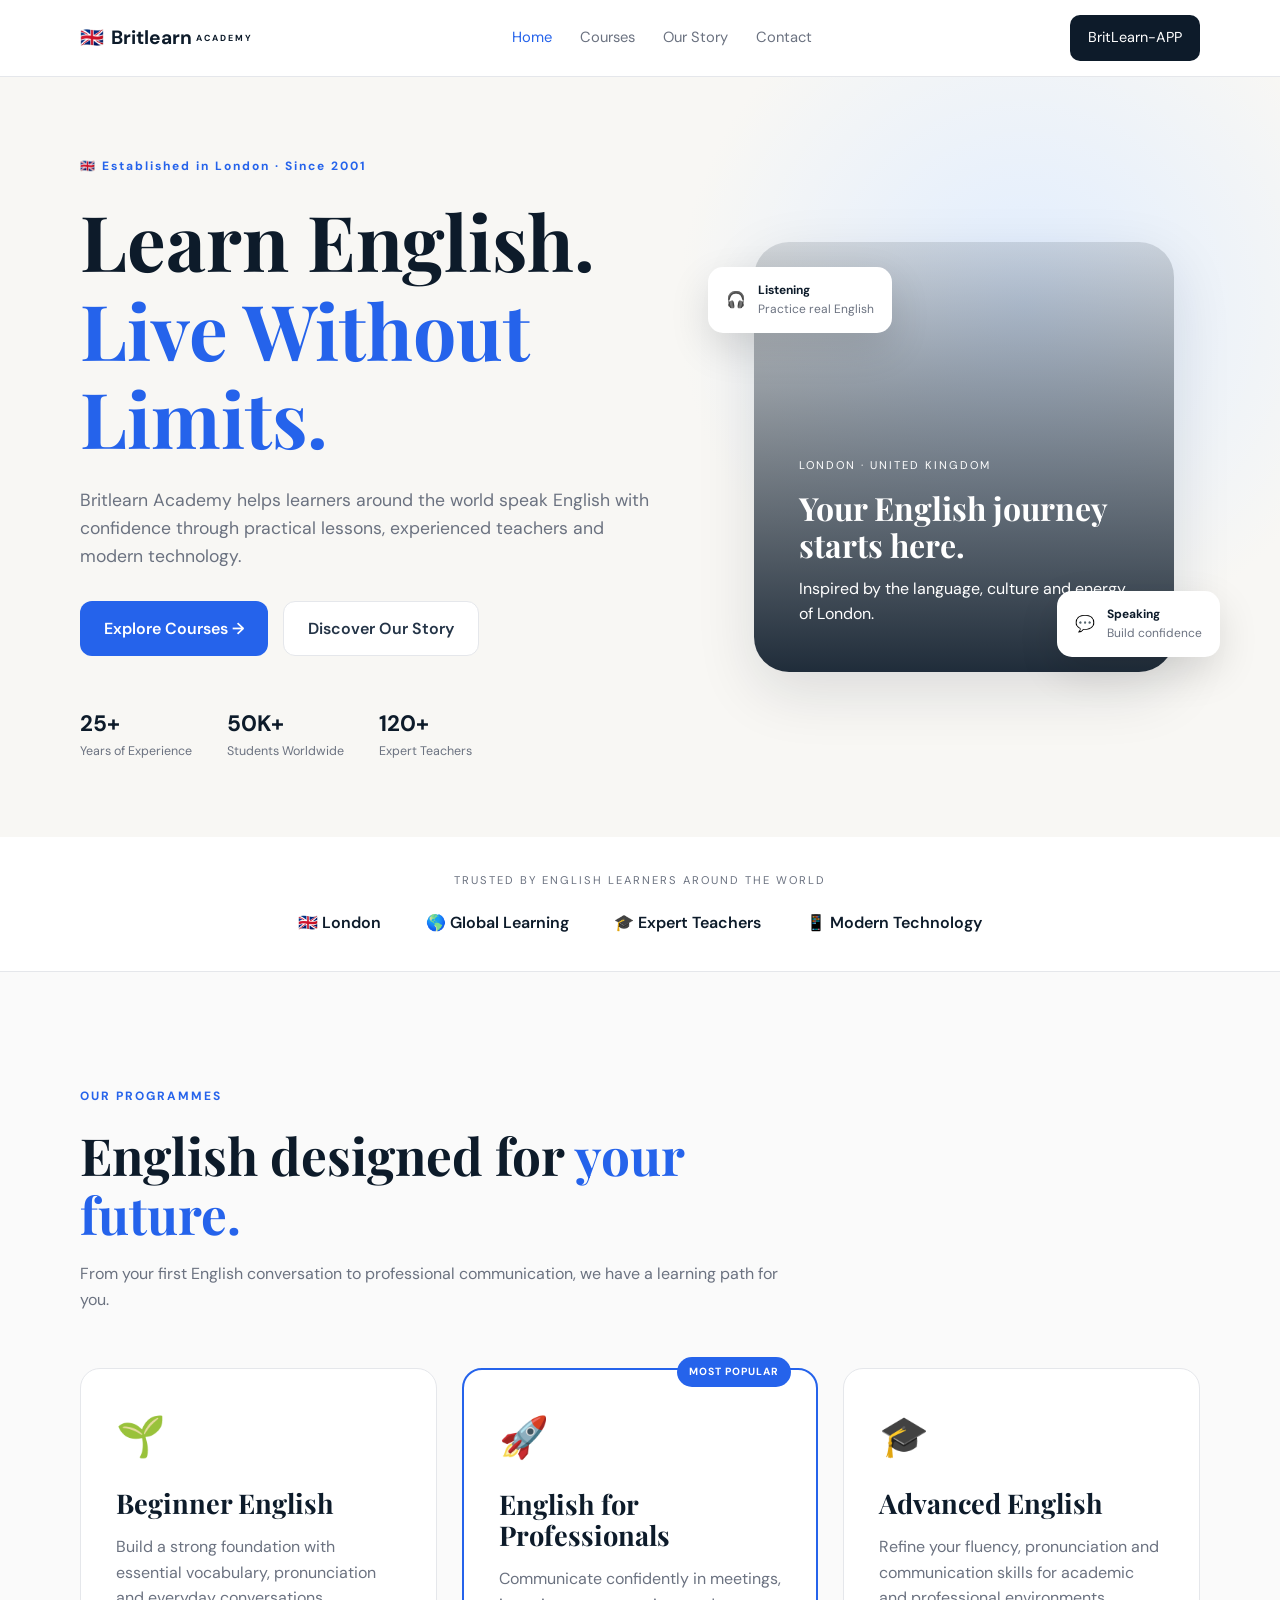
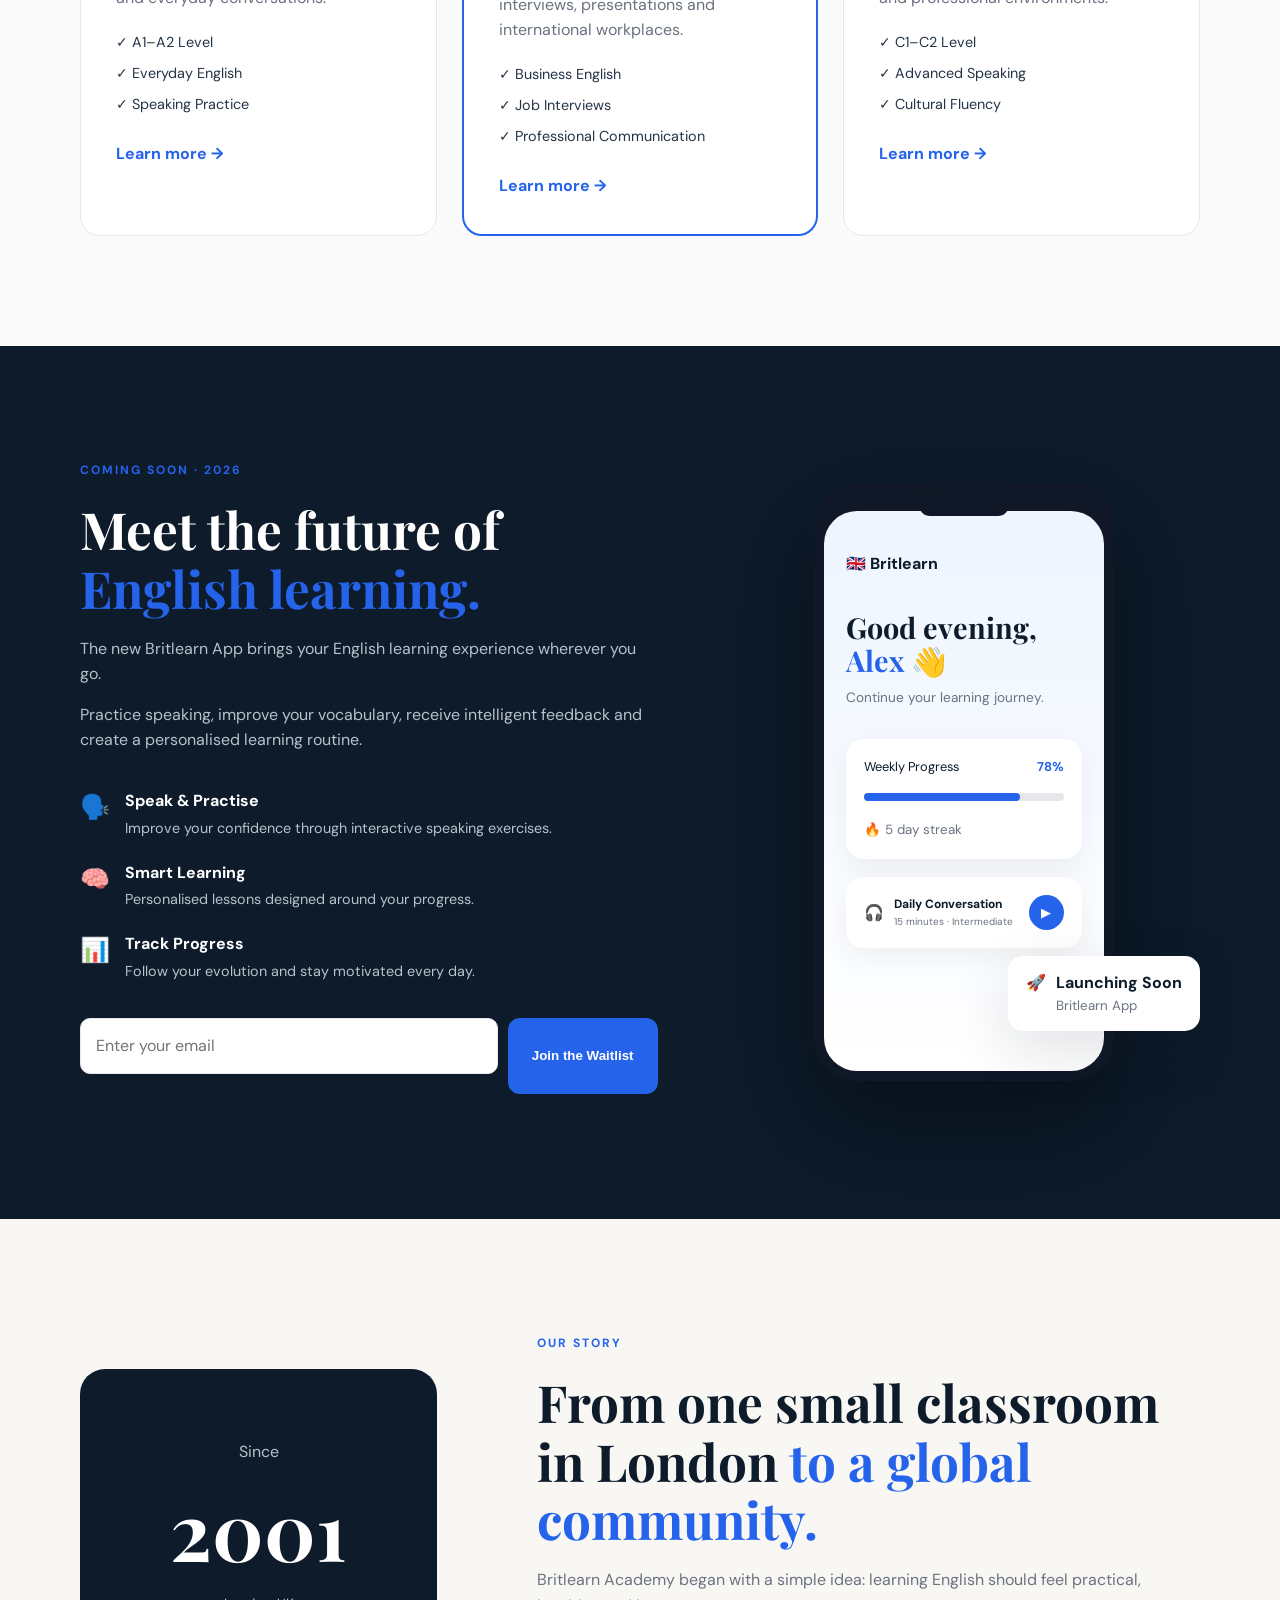
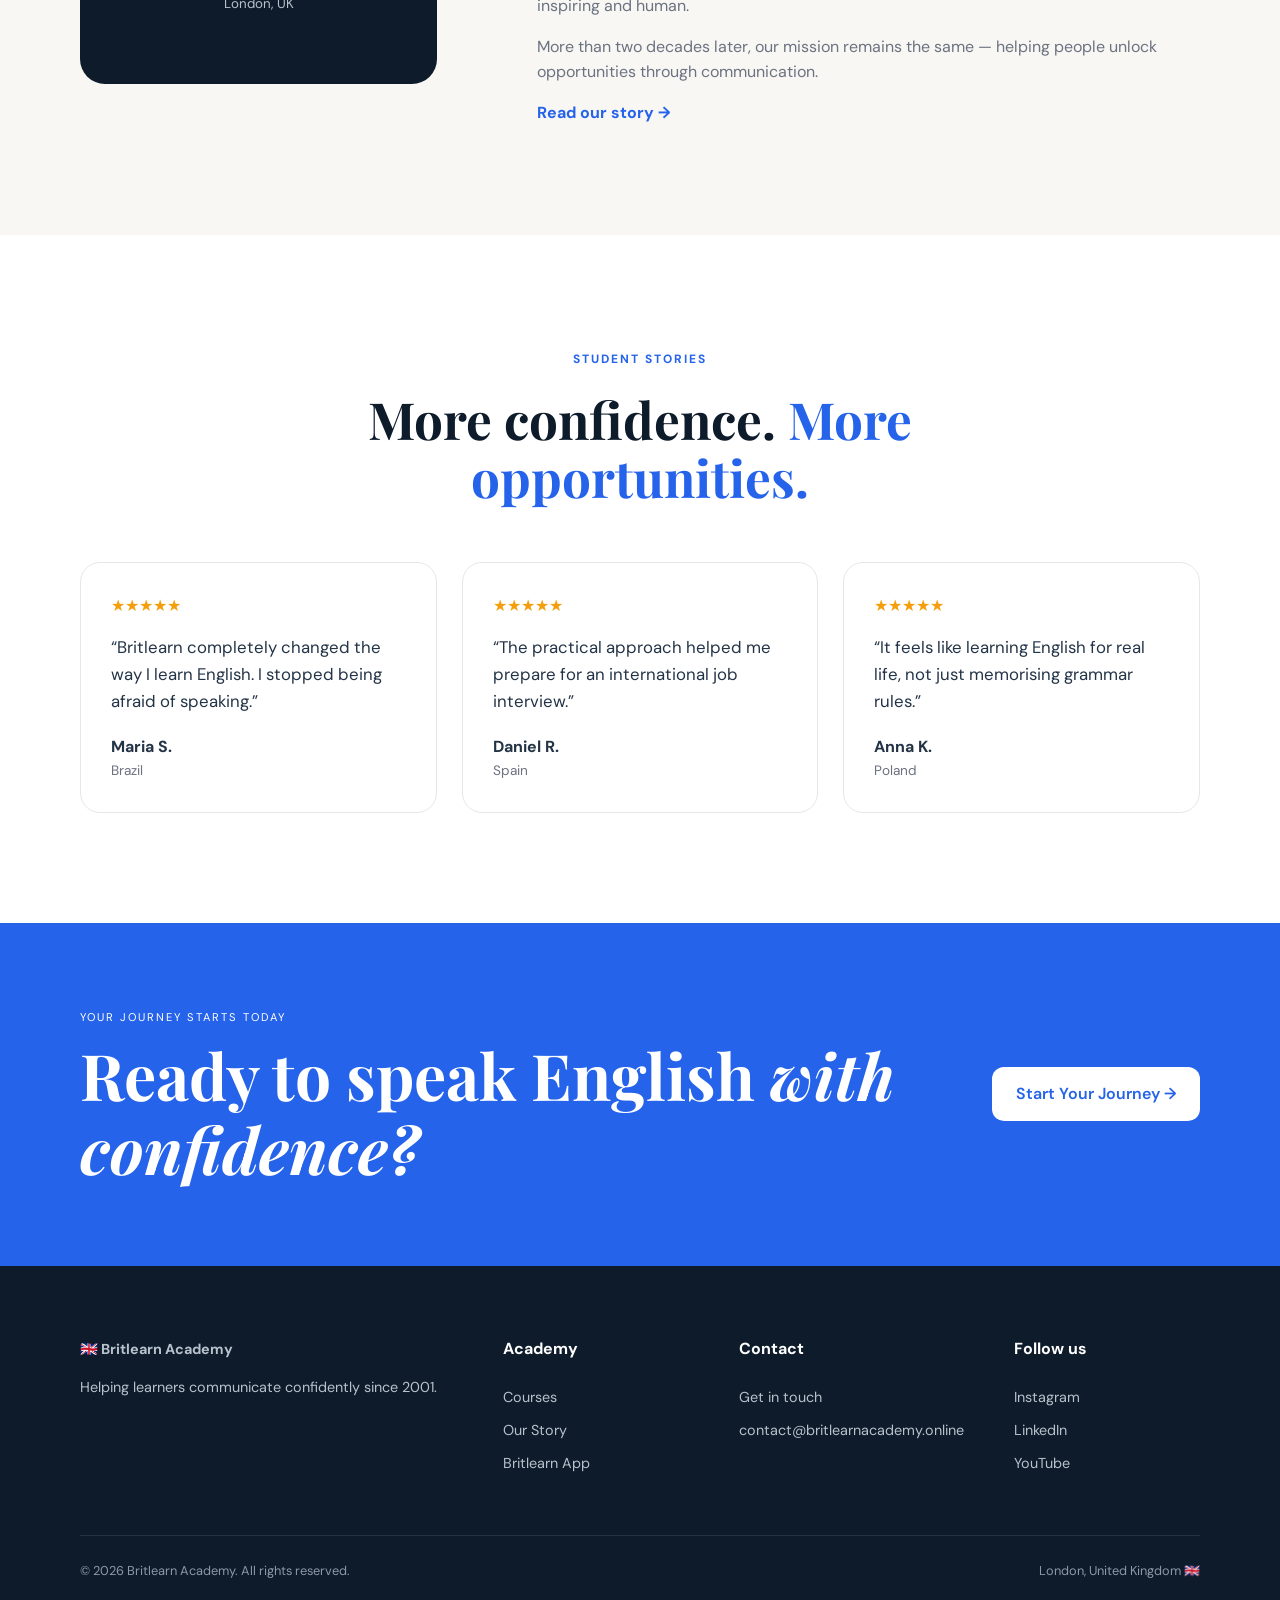
<file: web-britlearnacademy/Web-Site/index.html>
<!DOCTYPE html>
<html lang="en">
<head>
<meta charset="UTF-8">
<meta name="viewport" content="width=device-width, initial-scale=1.0">
<title>Britlearn Academy | Learn English. Build Your Future.</title>
<meta name="description" content="Britlearn Academy is a London-inspired English school helping students communicate confidently since 2001.">
<link rel="preconnect" href="https://fonts.googleapis.com">
<link rel="preconnect" href="https://fonts.gstatic.com" crossorigin>
<link href="https://fonts.googleapis.com/css2?family=DM+Sans:wght@400;500;600;700&family=Playfair+Display:wght@600;700&display=swap" rel="stylesheet">
<link rel="stylesheet" href="style.css">
</head>
<body>
<header class="navbar"><div class="container nav-container">
<a href="index.html" class="logo"><span>🇬🇧</span><span>Britlearn</span><small>ACADEMY</small></a>
<nav class="nav-links" id="navLinks"><a href="index.html" class="active">Home</a><a href="#courses">Courses</a><a href="story.html">Our Story</a><a href="contact.html">Contact</a></nav>
<a href="/app" class="nav-button" target="_blank">BritLearn-APP</a><button class="menu-toggle" id="menuToggle">☰</button>
 
</div></header>

<section class="hero"><div class="container hero-grid">
<div class="hero-content">
<div class="hero-badge">🇬🇧 Established in London · Since 2001</div>
<h1>Learn English.<span> Live Without Limits.</span></h1>
<p>Britlearn Academy helps learners around the world speak English with confidence through practical lessons, experienced teachers and modern technology.</p>
<div class="hero-buttons"><a href="#courses" class="btn btn-primary">Explore Courses →</a><a href="story.html" class="btn btn-outline">Discover Our Story</a></div>
<div class="hero-stats"><div><strong>25+</strong><span>Years of Experience</span></div><div><strong>50K+</strong><span>Students Worldwide</span></div><div><strong>120+</strong><span>Expert Teachers</span></div></div>
</div>
<div class="hero-visual"><div class="london-card"><span class="london-label">LONDON · UNITED KINGDOM</span><h3>Your English journey starts here.</h3><p>Inspired by the language, culture and energy of London.</p></div><div class="floating-card card-one">🎧 <span><strong>Listening</strong>Practice real English</span></div><div class="floating-card card-two">💬 <span><strong>Speaking</strong>Build confidence</span></div></div>
</div></section>

<section class="trust-section"><div class="container trust-content"><p>TRUSTED BY ENGLISH LEARNERS AROUND THE WORLD</p><div class="trust-items"><span>🇬🇧 London</span><span>🌎 Global Learning</span><span>🎓 Expert Teachers</span><span>📱 Modern Technology</span></div></div></section>

<section class="courses section" id="courses"><div class="container">
<div class="section-heading"><span class="eyebrow">OUR PROGRAMMES</span><h2>English designed for <span>your future.</span></h2><p>From your first English conversation to professional communication, we have a learning path for you.</p></div>
<div class="course-grid">
<article class="course-card"><div class="course-icon">🌱</div><h3>Beginner English</h3><p>Build a strong foundation with essential vocabulary, pronunciation and everyday conversations.</p><ul><li>✓ A1–A2 Level</li><li>✓ Everyday English</li><li>✓ Speaking Practice</li></ul><a href="contact.html">Learn more →</a></article>
<article class="course-card featured"><div class="popular-badge">MOST POPULAR</div><div class="course-icon">🚀</div><h3>English for Professionals</h3><p>Communicate confidently in meetings, interviews, presentations and international workplaces.</p><ul><li>✓ Business English</li><li>✓ Job Interviews</li><li>✓ Professional Communication</li></ul><a href="contact.html">Learn more →</a></article>
<article class="course-card"><div class="course-icon">🎓</div><h3>Advanced English</h3><p>Refine your fluency, pronunciation and communication skills for academic and professional environments.</p><ul><li>✓ C1–C2 Level</li><li>✓ Advanced Speaking</li><li>✓ Cultural Fluency</li></ul><a href="contact.html">Learn more →</a></article>
</div></div></section>

<section class="app-section section" id="app"><div class="container app-grid">
<div class="app-content"><span class="eyebrow">COMING SOON · 2026</span><h2>Meet the future of <span>English learning.</span></h2><p>The new Britlearn App brings your English learning experience wherever you go.</p><p>Practice speaking, improve your vocabulary, receive intelligent feedback and create a personalised learning routine.</p>
<div class="app-features"><div><span>🗣️</span><div><h4>Speak & Practise</h4><p>Improve your confidence through interactive speaking exercises.</p></div></div><div><span>🧠</span><div><h4>Smart Learning</h4><p>Personalised lessons designed around your progress.</p></div></div><div><span>📊</span><div><h4>Track Progress</h4><p>Follow your evolution and stay motivated every day.</p></div></div></div>
<form class="launch-form" id="launchForm"><input type="email" id="launchEmail" placeholder="Enter your email" required><button type="submit" class="btn btn-primary">Join the Waitlist</button></form><p class="form-message" id="launchMessage"></p>
</div>
<div class="phone-wrapper"><div class="phone"><div class="phone-top"></div><div class="phone-screen"><div class="app-logo">🇬🇧 <span>Britlearn</span></div><h3>Good evening,<br><span>Alex 👋</span></h3><p>Continue your learning journey.</p><div class="progress-card"><div class="progress-header"><span>Weekly Progress</span><strong>78%</strong></div><div class="progress-bar"><div></div></div><small>🔥 5 day streak</small></div><div class="lesson-card"><span class="lesson-icon">🎧</span><div><strong>Daily Conversation</strong><small>15 minutes · Intermediate</small></div><button>▶</button></div></div></div><div class="launch-badge"><span>🚀</span><div><strong>Launching Soon</strong><small>Britlearn App</small></div></div></div>
</div></section>

<section class="story-preview section"><div class="container story-grid"><div class="story-year"><span>Since</span><strong>2001</strong><small>London, UK</small></div><div class="story-content"><span class="eyebrow">OUR STORY</span><h2>From one small classroom in London <span>to a global community.</span></h2><p>Britlearn Academy began with a simple idea: learning English should feel practical, inspiring and human.</p><p>More than two decades later, our mission remains the same — helping people unlock opportunities through communication.</p><a href="story.html" class="text-link">Read our story →</a></div></div></section>

<section class="testimonials section"><div class="container"><div class="section-heading center"><span class="eyebrow">STUDENT STORIES</span><h2>More confidence. <span>More opportunities.</span></h2></div><div class="testimonial-grid"><article><div class="stars">★★★★★</div><p>“Britlearn completely changed the way I learn English. I stopped being afraid of speaking.”</p><strong>Maria S.</strong><span>Brazil</span></article><article><div class="stars">★★★★★</div><p>“The practical approach helped me prepare for an international job interview.”</p><strong>Daniel R.</strong><span>Spain</span></article><article><div class="stars">★★★★★</div><p>“It feels like learning English for real life, not just memorising grammar rules.”</p><strong>Anna K.</strong><span>Poland</span></article></div></div></section>

<section class="cta-section"><div class="container"><div><span>YOUR JOURNEY STARTS TODAY</span><h2>Ready to speak English <em>with confidence?</em></h2></div><a href="contact.html" class="btn btn-light">Start Your Journey →</a></div></section>
<footer><div class="container footer-grid"><div><a href="index.html" class="footer-logo">🇬🇧 Britlearn Academy</a><p>Helping learners communicate confidently since 2001.</p></div><div><h4>Academy</h4><a href="#courses">Courses</a><a href="story.html">Our Story</a><a href="#app">Britlearn App</a></div><div><h4>Contact</h4><a href="contact.html">Get in touch</a><a href="mailto:contact@britlearnacademy.online">contact@britlearnacademy.online</a></div><div><h4>Follow us</h4><div class="socials"><a href="#">Instagram</a><a href="#">LinkedIn</a><a href="#">YouTube</a></div></div></div><div class="container footer-bottom"><span>© <span id="year"></span> Britlearn Academy. All rights reserved.</span><span>London, United Kingdom 🇬🇧</span></div></footer>
<script src="script.js"></script>
</body></html>
</file>
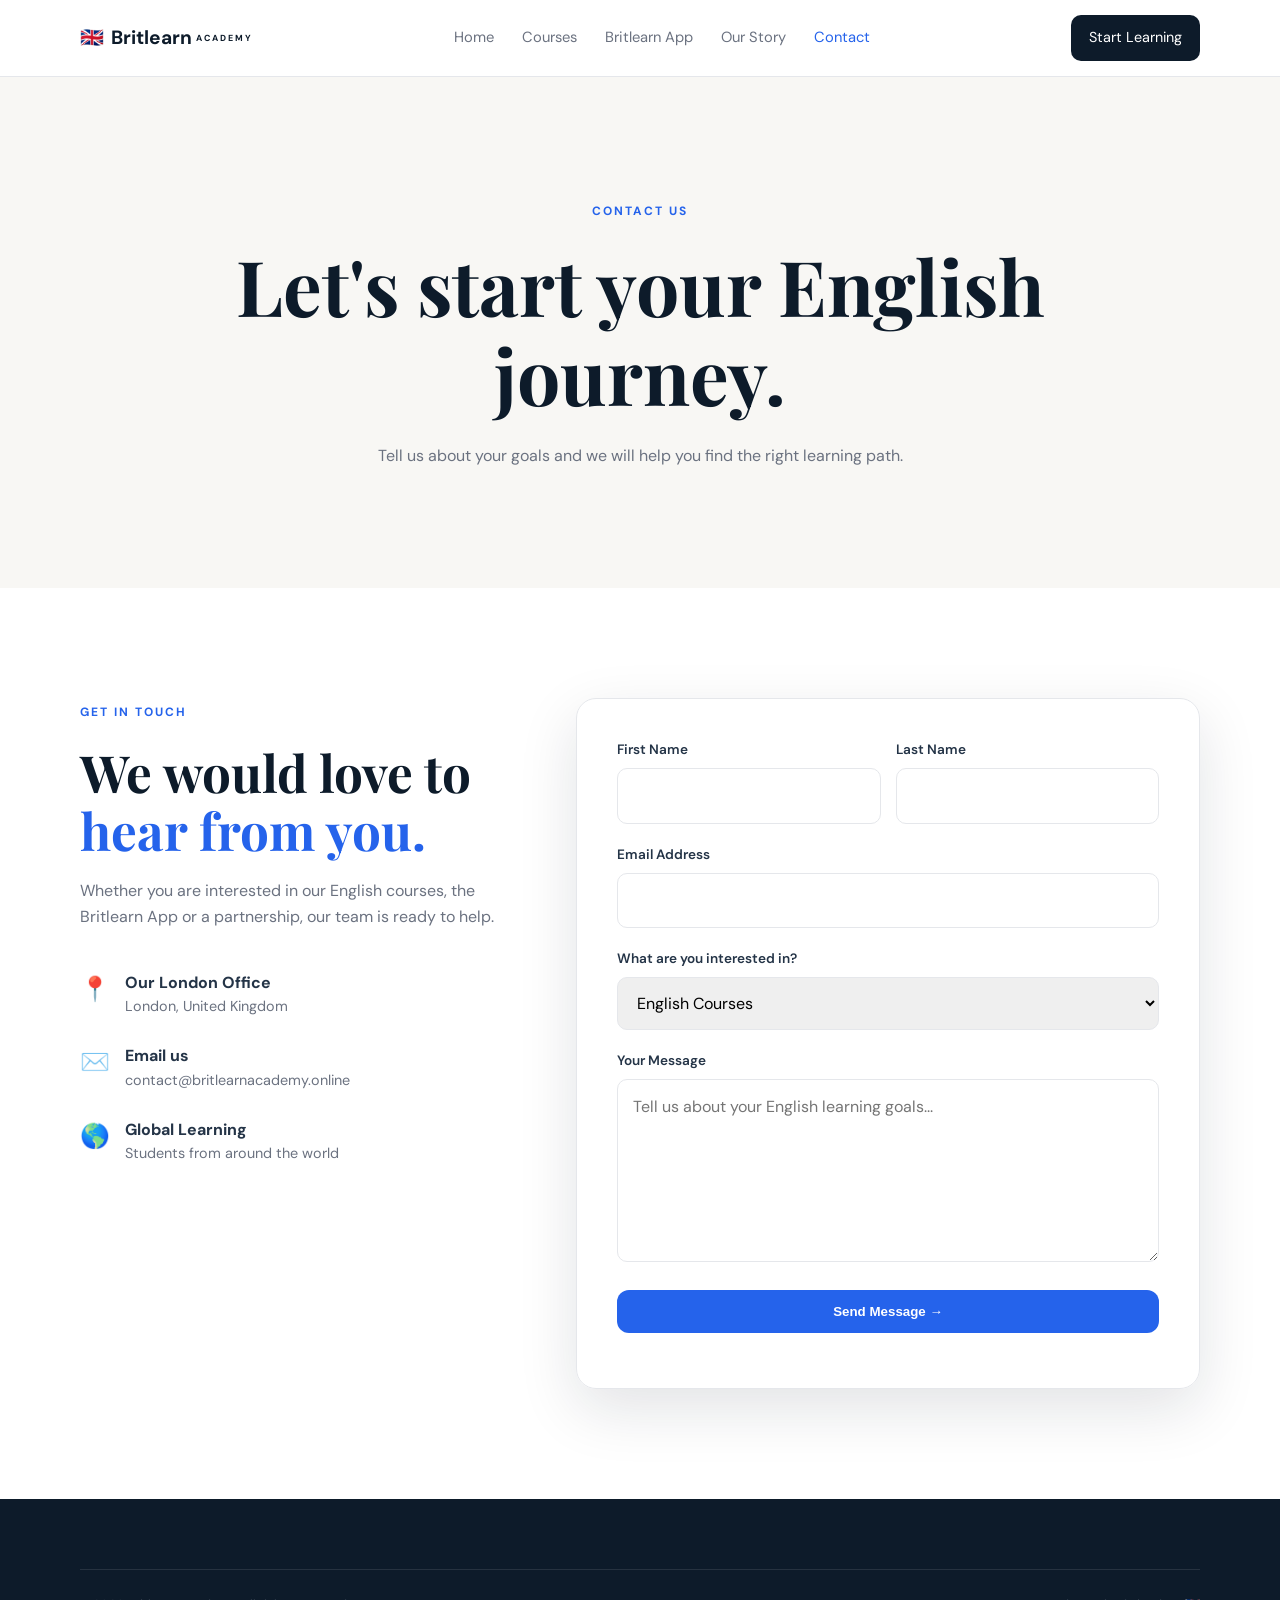
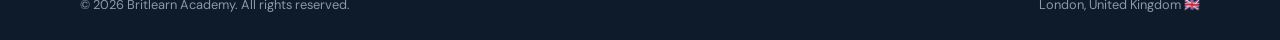
<file: web-britlearnacademy/Web-Site/contact.html>
<!DOCTYPE html><html lang="en"><head><meta charset="UTF-8"><meta name="viewport" content="width=device-width, initial-scale=1.0"><title>Contact | Britlearn Academy</title><link rel="preconnect" href="https://fonts.googleapis.com"><link rel="preconnect" href="https://fonts.gstatic.com" crossorigin><link href="https://fonts.googleapis.com/css2?family=DM+Sans:wght@400;500;600;700&family=Playfair+Display:wght@600;700&display=swap" rel="stylesheet"><link rel="stylesheet" href="style.css"></head><body>
<header class="navbar"><div class="container nav-container"><a href="index.html" class="logo"><span>🇬🇧</span><span>Britlearn</span><small>ACADEMY</small></a><nav class="nav-links" id="navLinks"><a href="index.html">Home</a><a href="index.html#courses">Courses</a><a href="index.html#app">Britlearn App</a><a href="story.html">Our Story</a><a href="contact.html" class="active">Contact</a></nav><a href="contact.html" class="nav-button">Start Learning</a><button class="menu-toggle" id="menuToggle">☰</button></div></header>
<section class="page-hero contact-hero"><div class="container"><span class="eyebrow">CONTACT US</span><h1>Let's start your <span>English journey.</span></h1><p>Tell us about your goals and we will help you find the right learning path.</p></div></section>
<section class="contact-section section"><div class="container contact-grid"><div class="contact-info"><span class="eyebrow">GET IN TOUCH</span><h2>We would love to <span>hear from you.</span></h2><p>Whether you are interested in our English courses, the Britlearn App or a partnership, our team is ready to help.</p><div class="contact-item"><span>📍</span><div><strong>Our London Office</strong><p>London, United Kingdom</p></div></div><div class="contact-item"><span>✉️</span><div><strong>Email us</strong><p>contact@britlearnacademy.online</p></div></div><div class="contact-item"><span>🌎</span><div><strong>Global Learning</strong><p>Students from around the world</p></div></div></div>
<form class="contact-form" id="contactForm"><div class="form-row"><div><label for="firstName">First Name</label><input type="text" id="firstName" required></div><div><label for="lastName">Last Name</label><input type="text" id="lastName" required></div></div><label for="email">Email Address</label><input type="email" id="email" required><label for="interest">What are you interested in?</label><select id="interest"><option>English Courses</option><option>Britlearn App</option><option>Business English</option><option>Partnership</option><option>Other</option></select><label for="message">Your Message</label><textarea id="message" rows="6" placeholder="Tell us about your English learning goals..." required></textarea><button type="submit" class="btn btn-primary full-width">Send Message →</button><p class="form-message" id="contactMessage"></p></form></div></section>
<footer><div class="container footer-bottom"><span>© <span id="year"></span> Britlearn Academy. All rights reserved.</span><span>London, United Kingdom 🇬🇧</span></div></footer><script src="script.js"></script></body></html>
</file>
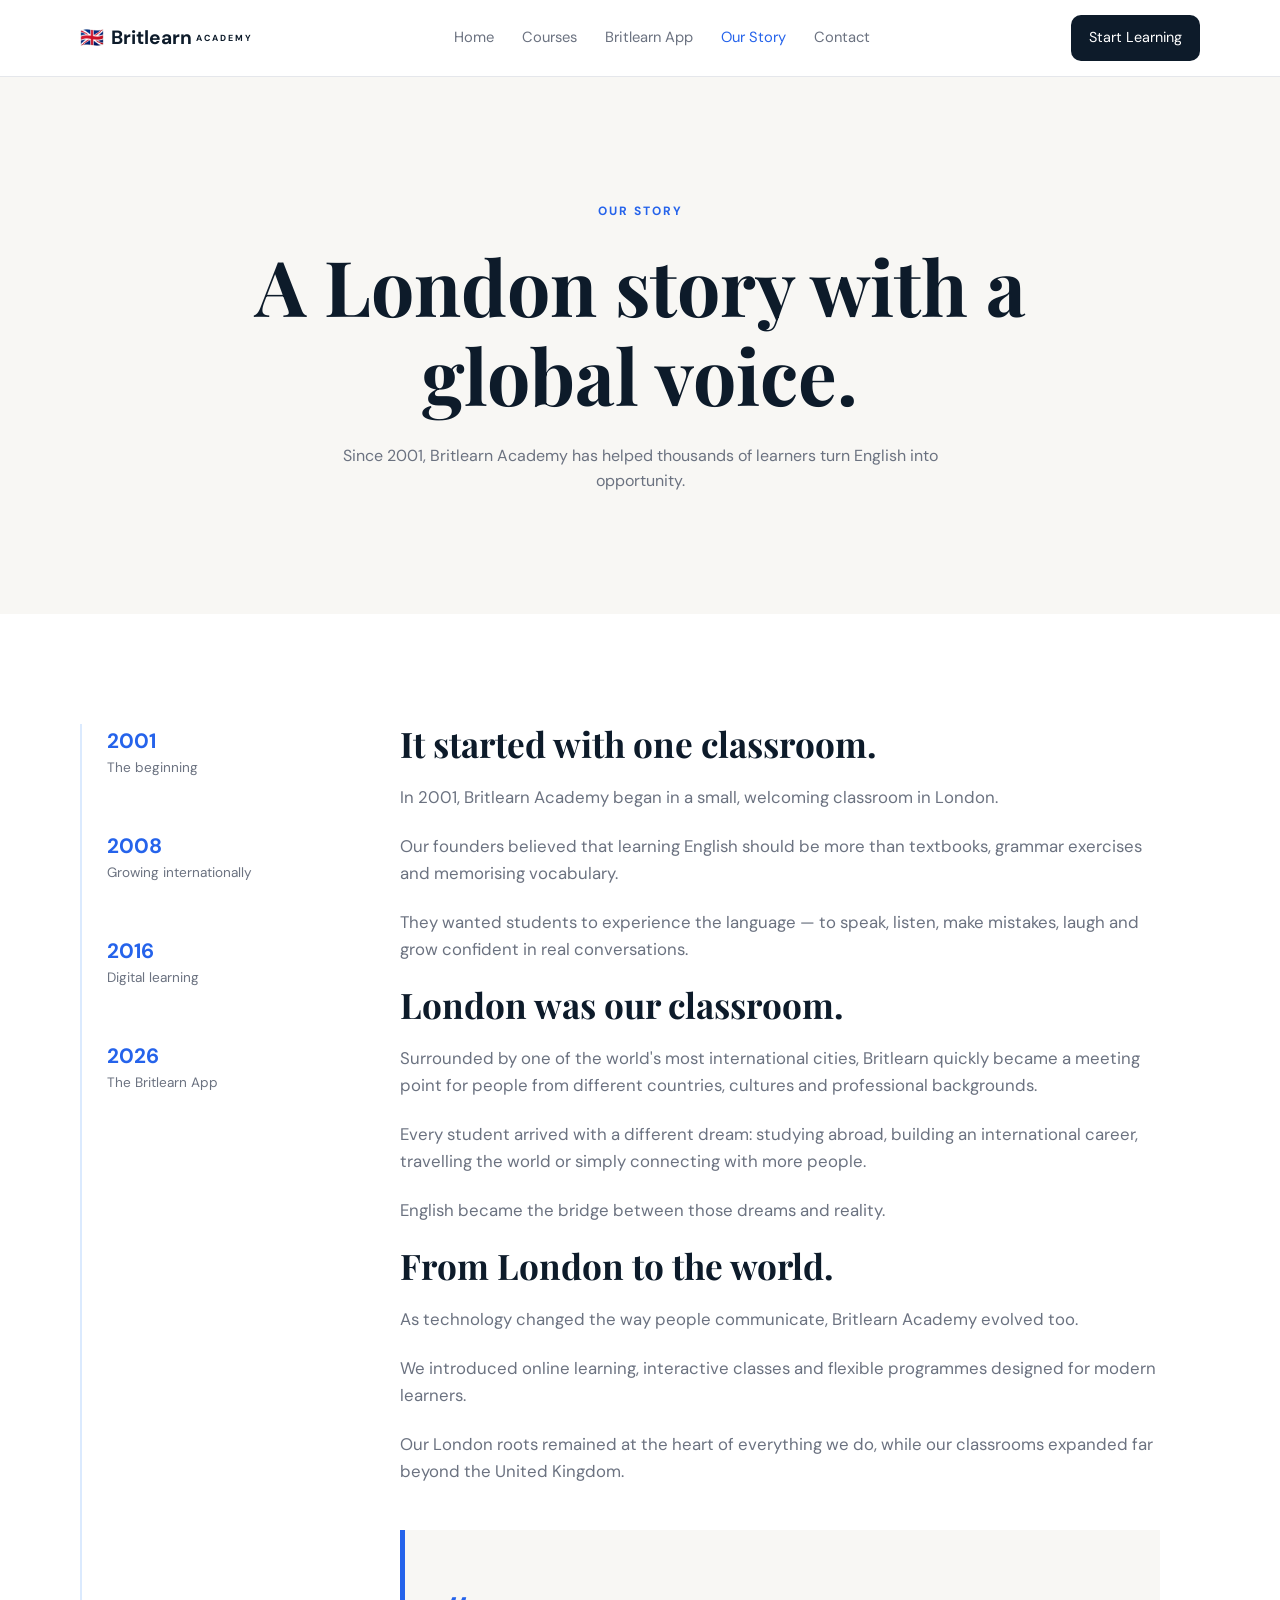
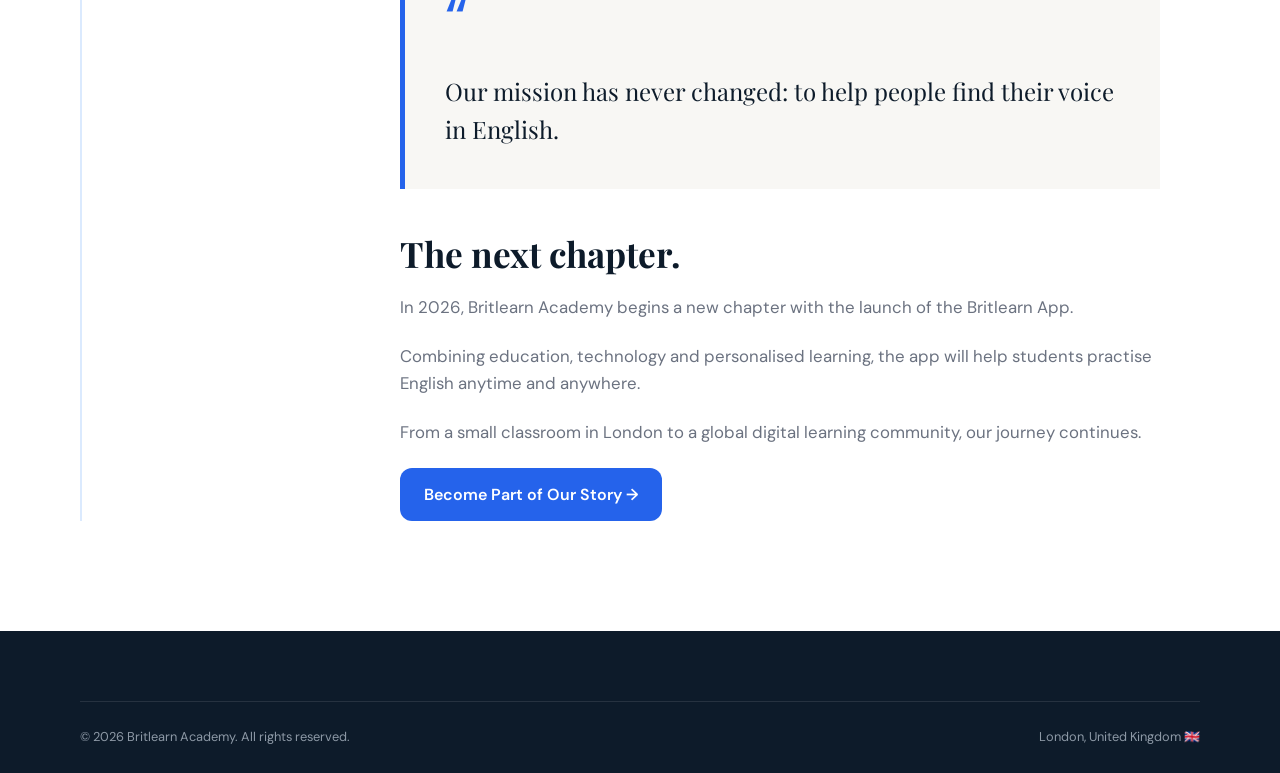
<file: web-britlearnacademy/Web-Site/story.html>
<!DOCTYPE html><html lang="en"><head><meta charset="UTF-8"><meta name="viewport" content="width=device-width, initial-scale=1.0"><title>Our Story | Britlearn Academy</title><link rel="preconnect" href="https://fonts.googleapis.com"><link rel="preconnect" href="https://fonts.gstatic.com" crossorigin><link href="https://fonts.googleapis.com/css2?family=DM+Sans:wght@400;500;600;700&family=Playfair+Display:wght@600;700&display=swap" rel="stylesheet"><link rel="stylesheet" href="style.css"></head><body>
<header class="navbar"><div class="container nav-container"><a href="index.html" class="logo"><span>🇬🇧</span><span>Britlearn</span><small>ACADEMY</small></a><nav class="nav-links" id="navLinks"><a href="index.html">Home</a><a href="index.html#courses">Courses</a><a href="index.html#app">Britlearn App</a><a href="story.html" class="active">Our Story</a><a href="contact.html">Contact</a></nav><a href="contact.html" class="nav-button">Start Learning</a><button class="menu-toggle" id="menuToggle">☰</button></div></header>
<section class="page-hero"><div class="container"><span class="eyebrow">OUR STORY</span><h1>A London story with <span>a global voice.</span></h1><p>Since 2001, Britlearn Academy has helped thousands of learners turn English into opportunity.</p></div></section>
<section class="story-page section"><div class="container story-page-grid"><aside class="timeline"><div><strong>2001</strong><span>The beginning</span></div><div><strong>2008</strong><span>Growing internationally</span></div><div><strong>2016</strong><span>Digital learning</span></div><div><strong>2026</strong><span>The Britlearn App</span></div></aside>
<div class="story-long-content"><h2>It started with one classroom.</h2><p>In 2001, Britlearn Academy began in a small, welcoming classroom in London.</p><p>Our founders believed that learning English should be more than textbooks, grammar exercises and memorising vocabulary.</p><p>They wanted students to experience the language — to speak, listen, make mistakes, laugh and grow confident in real conversations.</p><h2>London was our classroom.</h2><p>Surrounded by one of the world's most international cities, Britlearn quickly became a meeting point for people from different countries, cultures and professional backgrounds.</p><p>Every student arrived with a different dream: studying abroad, building an international career, travelling the world or simply connecting with more people.</p><p>English became the bridge between those dreams and reality.</p><h2>From London to the world.</h2><p>As technology changed the way people communicate, Britlearn Academy evolved too.</p><p>We introduced online learning, interactive classes and flexible programmes designed for modern learners.</p><p>Our London roots remained at the heart of everything we do, while our classrooms expanded far beyond the United Kingdom.</p><div class="story-highlight"><span>“</span><p>Our mission has never changed: to help people find their voice in English.</p></div><h2>The next chapter.</h2><p>In 2026, Britlearn Academy begins a new chapter with the launch of the Britlearn App.</p><p>Combining education, technology and personalised learning, the app will help students practise English anytime and anywhere.</p><p>From a small classroom in London to a global digital learning community, our journey continues.</p><a href="contact.html" class="btn btn-primary">Become Part of Our Story →</a></div></div></section>
<footer><div class="container footer-bottom"><span>© <span id="year"></span> Britlearn Academy. All rights reserved.</span><span>London, United Kingdom 🇬🇧</span></div></footer><script src="script.js"></script></body></html>
</file>
<file: web-britlearnacademy/Web-Site/style.css>
:root{--navy:#0d1b2a;--navy-light:#14263a;--blue:#2563eb;--blue-light:#dbeafe;--cream:#f8f7f4;--white:#fff;--text:#243447;--muted:#6b7280;--border:#e5e7eb;--shadow:0 20px 60px rgba(13,27,42,.12);--radius:20px}*{margin:0;padding:0;box-sizing:border-box}html{scroll-behavior:smooth}body{font-family:"DM Sans",sans-serif;color:var(--text);background:var(--white);line-height:1.6}h1,h2,h3{font-family:"Playfair Display",serif;line-height:1.15}a{text-decoration:none;color:inherit}.container{width:min(1120px,90%);margin:auto}.section{padding:110px 0}.navbar{position:sticky;top:0;z-index:1000;background:rgba(255,255,255,.92);backdrop-filter:blur(14px);border-bottom:1px solid var(--border)}.nav-container{height:76px;display:flex;align-items:center;justify-content:space-between}.logo{display:flex;align-items:center;gap:7px;font-weight:700;font-size:1.2rem;color:var(--navy)}.logo small{display:block;font-size:.55rem;letter-spacing:2px;margin-left:-3px}.nav-links{display:flex;gap:28px}.nav-links a{font-size:.92rem;color:var(--muted);transition:.3s}.nav-links a:hover,.nav-links a.active{color:var(--blue)}.nav-button{background:var(--navy);color:#fff;padding:11px 18px;border-radius:10px;font-size:.9rem}.menu-toggle{display:none;border:0;background:transparent;font-size:1.7rem}.hero{min-height:760px;display:flex;align-items:center;background:radial-gradient(circle at 80% 30%,#e0edff,transparent 30%),var(--cream)}.hero-grid{display:grid;grid-template-columns:1.1fr .9fr;gap:70px;align-items:center}.hero-badge,.eyebrow{display:inline-block;color:var(--blue);font-size:.75rem;letter-spacing:2px;font-weight:700;margin-bottom:20px}.hero h1{font-size:clamp(3rem,6vw,5.4rem);color:var(--navy);margin-bottom:25px}.hero h1 span,h2 span{color:var(--blue)}.hero-content>p{max-width:600px;color:var(--muted);font-size:1.1rem;margin-bottom:30px}.hero-buttons{display:flex;flex-wrap:wrap;gap:15px;margin-bottom:50px}.btn{display:inline-flex;align-items:center;justify-content:center;padding:14px 24px;border-radius:12px;font-weight:600;transition:.3s;cursor:pointer;border:none}.btn-primary{background:var(--blue);color:#fff}.btn-primary:hover{transform:translateY(-3px);box-shadow:0 12px 30px rgba(37,99,235,.25)}.btn-outline{border:1px solid var(--border);background:#fff}.hero-stats{display:flex;gap:35px}.hero-stats div{display:flex;flex-direction:column}.hero-stats strong{font-size:1.4rem;color:var(--navy)}.hero-stats span{color:var(--muted);font-size:.78rem}.hero-visual{position:relative;min-height:500px;display:flex;align-items:center;justify-content:center}.london-card{width:100%;max-width:420px;min-height:430px;padding:45px;display:flex;flex-direction:column;justify-content:flex-end;border-radius:35px;color:#fff;background:linear-gradient(180deg,rgba(13,27,42,.15),rgba(13,27,42,.92)),url("https://images.unsplash.com/photo-1513635269975-59663e0ac1ad?auto=format&fit=crop&w=1000&q=80") center/cover;box-shadow:var(--shadow)}.london-label{font-size:.7rem;letter-spacing:2px;margin-bottom:15px}.london-card h3{font-size:2rem;margin-bottom:12px}.floating-card{position:absolute;display:flex;align-items:center;gap:12px;padding:14px 18px;background:#fff;border-radius:15px;box-shadow:0 15px 40px rgba(0,0,0,.12)}.floating-card span{display:flex;flex-direction:column;font-size:.75rem;color:var(--muted)}.floating-card strong{color:var(--navy)}.card-one{top:60px;left:-20px}.card-two{bottom:50px;right:-20px}.trust-section{padding:35px 0;border-bottom:1px solid var(--border)}.trust-content{text-align:center}.trust-content p{font-size:.7rem;letter-spacing:2px;color:var(--muted);margin-bottom:20px}.trust-items{display:flex;justify-content:center;flex-wrap:wrap;gap:45px;font-weight:600;color:var(--navy)}.section-heading{max-width:700px;margin-bottom:55px}.section-heading.center{margin-left:auto;margin-right:auto;text-align:center}.section-heading h2,.app-content h2,.story-content h2,.contact-info h2{font-size:clamp(2.3rem,4vw,4rem);color:var(--navy);margin-bottom:18px}.section-heading p{color:var(--muted)}.courses{background:#fafafa}.course-grid{display:grid;grid-template-columns:repeat(3,1fr);gap:25px}.course-card{position:relative;padding:35px;border:1px solid var(--border);border-radius:var(--radius);background:#fff;transition:.35s}.course-card:hover{transform:translateY(-8px);box-shadow:var(--shadow)}.course-card.featured{border:2px solid var(--blue)}.popular-badge{position:absolute;top:-13px;right:25px;background:var(--blue);color:#fff;font-size:.65rem;font-weight:700;padding:7px 12px;border-radius:20px;letter-spacing:1px}.course-icon{font-size:2.5rem;margin-bottom:20px}.course-card h3{font-size:1.7rem;color:var(--navy);margin-bottom:15px}.course-card p{color:var(--muted);margin-bottom:20px}.course-card ul{list-style:none;margin-bottom:25px}.course-card li{margin-bottom:8px;color:var(--text);font-size:.9rem}.course-card a,.text-link{color:var(--blue);font-weight:700}.app-section{background:var(--navy);color:#fff;overflow:hidden}.app-grid{display:grid;grid-template-columns:1.1fr .9fr;gap:70px;align-items:center}.app-content h2{color:#fff}.app-content>p{color:#b8c2cc;margin-bottom:15px}.app-features{margin:35px 0}.app-features>div{display:flex;gap:15px;margin-bottom:20px}.app-features>div>span{font-size:1.5rem}.app-features h4{margin-bottom:3px}.app-features p{color:#b8c2cc;font-size:.9rem}.launch-form{display:flex;gap:10px}.launch-form input{flex:1}.phone-wrapper{position:relative;display:flex;justify-content:center}.phone{width:300px;background:#101827;padding:10px;border-radius:42px;box-shadow:0 40px 100px rgba(0,0,0,.4)}.phone-top{width:90px;height:22px;margin:0 auto -5px;border-radius:20px;background:#101827;position:relative;z-index:2}.phone-screen{min-height:560px;padding:40px 22px;border-radius:33px;color:var(--navy);background:linear-gradient(180deg,#eef5ff,#fff)}.app-logo{font-weight:700;margin-bottom:35px}.phone-screen h3{font-size:1.8rem;margin-bottom:10px}.phone-screen h3 span{color:var(--blue)}.phone-screen>p{color:var(--muted);font-size:.85rem;margin-bottom:30px}.progress-card,.lesson-card{background:#fff;border-radius:18px;padding:18px;box-shadow:0 10px 30px rgba(0,0,0,.06);margin-bottom:18px}.progress-header{display:flex;justify-content:space-between;font-size:.8rem}.progress-header strong{color:var(--blue)}.progress-bar{height:8px;background:#e5e7eb;border-radius:10px;margin:15px 0}.progress-bar div{width:78%;height:100%;border-radius:10px;background:var(--blue)}.progress-card small{color:var(--muted)}.lesson-card{display:flex;align-items:center;gap:10px}.lesson-card div{flex:1;display:flex;flex-direction:column;font-size:.75rem}.lesson-card small{color:var(--muted)}.lesson-card button{border:0;width:35px;height:35px;border-radius:50%;background:var(--blue);color:#fff}.launch-badge{position:absolute;right:0;bottom:50px;display:flex;gap:10px;padding:14px 18px;border-radius:15px;background:#fff;color:var(--navy);box-shadow:var(--shadow)}.launch-badge div{display:flex;flex-direction:column}.launch-badge small{color:var(--muted)}.story-preview{background:var(--cream)}.story-grid{display:grid;grid-template-columns:.7fr 1.3fr;gap:100px;align-items:center}.story-year{padding:70px 30px;text-align:center;background:var(--navy);color:#fff;border-radius:25px}.story-year span,.story-year small{display:block;color:#b8c2cc}.story-year strong{display:block;font-family:"Playfair Display",serif;font-size:5rem}.story-content p{color:var(--muted);margin-bottom:15px}.testimonial-grid{display:grid;grid-template-columns:repeat(3,1fr);gap:25px}.testimonial-grid article{padding:30px;border:1px solid var(--border);border-radius:var(--radius)}.stars{color:#f59e0b;margin-bottom:15px}.testimonial-grid p{font-size:1.05rem;margin-bottom:20px}.testimonial-grid strong,.testimonial-grid span{display:block}.testimonial-grid span{color:var(--muted);font-size:.85rem}.cta-section{padding:80px 0;background:var(--blue);color:#fff}.cta-section .container{display:flex;justify-content:space-between;align-items:center;gap:30px}.cta-section span{font-size:.7rem;letter-spacing:2px}.cta-section h2{font-size:clamp(2.3rem,5vw,4rem);margin-top:10px}.btn-light{background:#fff;color:var(--blue);white-space:nowrap}.page-hero{padding:120px 0;text-align:center;background:var(--cream)}.page-hero h1{font-size:clamp(3rem,6vw,5.5rem);color:var(--navy);max-width:900px;margin:auto}.page-hero p{max-width:650px;margin:25px auto 0;color:var(--muted)}.story-page-grid{display:grid;grid-template-columns:230px 1fr;gap:90px}.timeline{border-left:2px solid var(--blue-light);padding-left:25px}.timeline div{margin-bottom:50px}.timeline strong,.timeline span{display:block}.timeline strong{color:var(--blue);font-size:1.3rem}.timeline span{color:var(--muted);font-size:.85rem}.story-long-content{max-width:760px}.story-long-content h2{color:var(--navy);font-size:2.2rem;margin:0 0 20px}.story-long-content p{color:var(--muted);margin-bottom:22px;font-size:1.05rem}.story-highlight{margin:45px 0;padding:40px;border-left:5px solid var(--blue);background:var(--cream)}.story-highlight span{font-size:4rem;color:var(--blue)}.story-highlight p{color:var(--navy);font-family:"Playfair Display",serif;font-size:1.5rem;margin:0}.contact-grid{display:grid;grid-template-columns:.8fr 1.2fr;gap:80px}.contact-info>p{color:var(--muted);margin-bottom:40px}.contact-item{display:flex;gap:15px;margin-bottom:25px}.contact-item>span{font-size:1.5rem}.contact-item p{color:var(--muted);font-size:.9rem}.contact-form{padding:40px;border:1px solid var(--border);border-radius:var(--radius);box-shadow:var(--shadow)}.contact-form label{display:block;margin-bottom:7px;font-size:.85rem;font-weight:600}.form-row{display:grid;grid-template-columns:1fr 1fr;gap:15px}input,select,textarea{width:100%;padding:14px 15px;border:1px solid var(--border);border-radius:10px;font:inherit;margin-bottom:20px;outline:none}input:focus,select:focus,textarea:focus{border-color:var(--blue);box-shadow:0 0 0 3px rgba(37,99,235,.1)}.full-width{width:100%}.form-message{margin-top:15px;font-size:.9rem;color:#22c55e}footer{background:var(--navy);color:#fff;padding-top:70px}.footer-grid{display:grid;grid-template-columns:2fr 1fr 1fr 1fr;gap:50px;padding-bottom:60px}.footer-logo{display:inline-block;font-weight:700;font-size:1.2rem;margin-bottom:15px}.footer-grid p,.footer-grid a{color:#b8c2cc;font-size:.9rem}.footer-grid h4{margin-bottom:15px}.footer-grid>div:not(:first-child){display:flex;flex-direction:column;gap:10px}.socials{display:flex;flex-direction:column;gap:10px}.footer-bottom{display:flex;justify-content:space-between;gap:20px;padding:25px 0;border-top:1px solid rgba(255,255,255,.1);color:#8d99a6;font-size:.8rem}@media(max-width:900px){.nav-links{display:none;position:absolute;top:76px;left:0;right:0;padding:25px;background:#fff;flex-direction:column;border-bottom:1px solid var(--border)}.nav-links.open{display:flex}.menu-toggle{display:block}.nav-button{display:none}.hero-grid,.app-grid,.story-grid,.contact-grid{grid-template-columns:1fr}.hero{padding:90px 0}.hero-visual{min-height:450px}.course-grid,.testimonial-grid{grid-template-columns:repeat(2,1fr)}.story-page-grid{grid-template-columns:1fr;gap:50px}.timeline{display:grid;grid-template-columns:repeat(4,1fr);border-left:none;border-top:2px solid var(--blue-light);padding:20px 0 0}.timeline div{margin-bottom:0}.footer-grid{grid-template-columns:repeat(2,1fr)}}@media(max-width:600px){.section{padding:75px 0}.hero h1{font-size:3.1rem}.hero-stats{gap:20px;flex-wrap:wrap}.course-grid,.testimonial-grid,.footer-grid{grid-template-columns:1fr}.launch-form{flex-direction:column}.cta-section .container{flex-direction:column;align-items:flex-start}.form-row{grid-template-columns:1fr}.contact-form{padding:25px}.footer-bottom{flex-direction:column}.card-one{left:0}.card-two{right:0}.timeline{grid-template-columns:repeat(2,1fr);gap:25px}}
</file>
